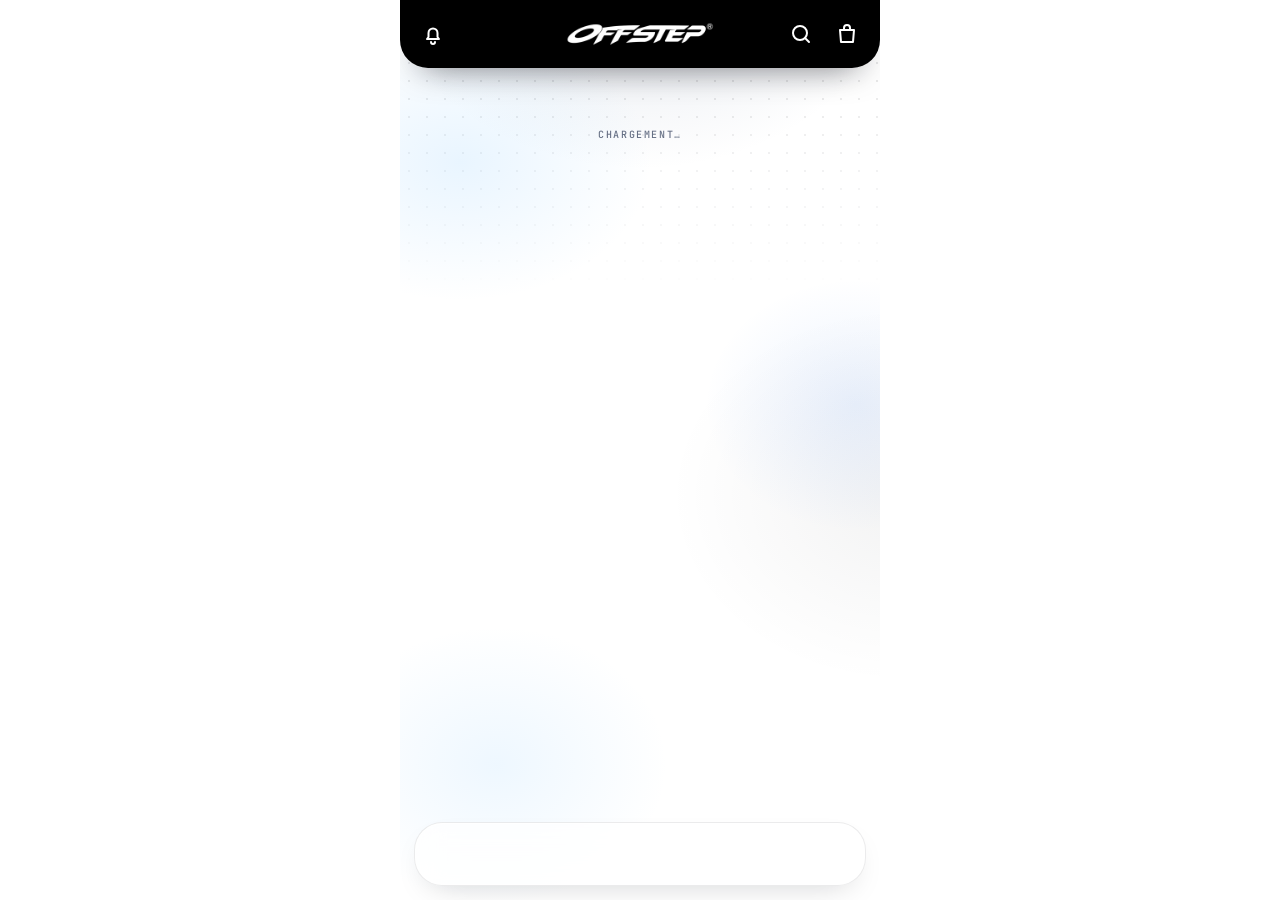
<file: index.html>
<!doctype html>
<html lang="fr">
<head>
<meta charset="utf-8">
<meta name="viewport" content="width=device-width, initial-scale=1, viewport-fit=cover">
<meta name="theme-color" content="#000000">
<title>OFFSTEP</title>
<link rel="manifest" href="./manifest.webmanifest">
<link rel="icon" href="./icon-192.png">
<link rel="apple-touch-icon" href="./icon-192.png">
<link rel="preconnect" href="https://fonts.googleapis.com">
<link href="https://fonts.googleapis.com/css2?family=Space+Grotesk:wght@500;600;700&family=JetBrains+Mono:wght@500&display=swap" rel="stylesheet">
<link rel="stylesheet" href="./style.css">
</head>
<body>
<div class="app">
  <header class="hdr"><span class="hdr-s"><a class="ib" href="#/notifications" aria-label="Notifications"><svg width="24" height="24" viewBox="0 0 24 24" fill="none" stroke="currentColor" stroke-width="2" stroke-linecap="round" stroke-linejoin="round" aria-hidden="true"><path d="M6 17h12l-1.5-2V11a4.5 4.5 0 00-9 0v4z"/><path d="M10 20a2 2 0 004 0"/></svg><span class="cbadge" id="notifBadge" hidden>0</span></a></span><a class="logo" href="#/accueil" aria-label="OFFSTEP, accueil"><img src="./logo.png" alt="OFFSTEP" width="153" height="26"></a><div class="hdr-r"><a class="ib" href="#/catalogue" aria-label="Rechercher"><svg width="24" height="24" viewBox="0 0 24 24" fill="none" stroke="currentColor" stroke-width="2" stroke-linecap="round" stroke-linejoin="round" aria-hidden="true"><circle cx="11" cy="11" r="7"/><path d="M20 20l-4-4"/></svg></a><a class="ib" href="#/panier" aria-label="Panier"><svg width="24" height="24" viewBox="0 0 24 24" fill="none" stroke="currentColor" stroke-width="2" stroke-linecap="round" stroke-linejoin="round" aria-hidden="true"><path d="M5 8h14l-1 12H6z"/><path d="M9 8V6a3 3 0 016 0v2"/></svg><span class="cbadge" id="cartBadge" hidden>0</span></a></div></header>
  <main id="view"><div class="loading mono">Chargement…</div></main>
</div>
<nav id="nav" class="nav glass" hidden></nav>
<div id="toast" role="status"></div>
<script type="module" src="./fx.js"></script>
<script type="module" src="./main.js"></script>
</body>
</html>
</file>
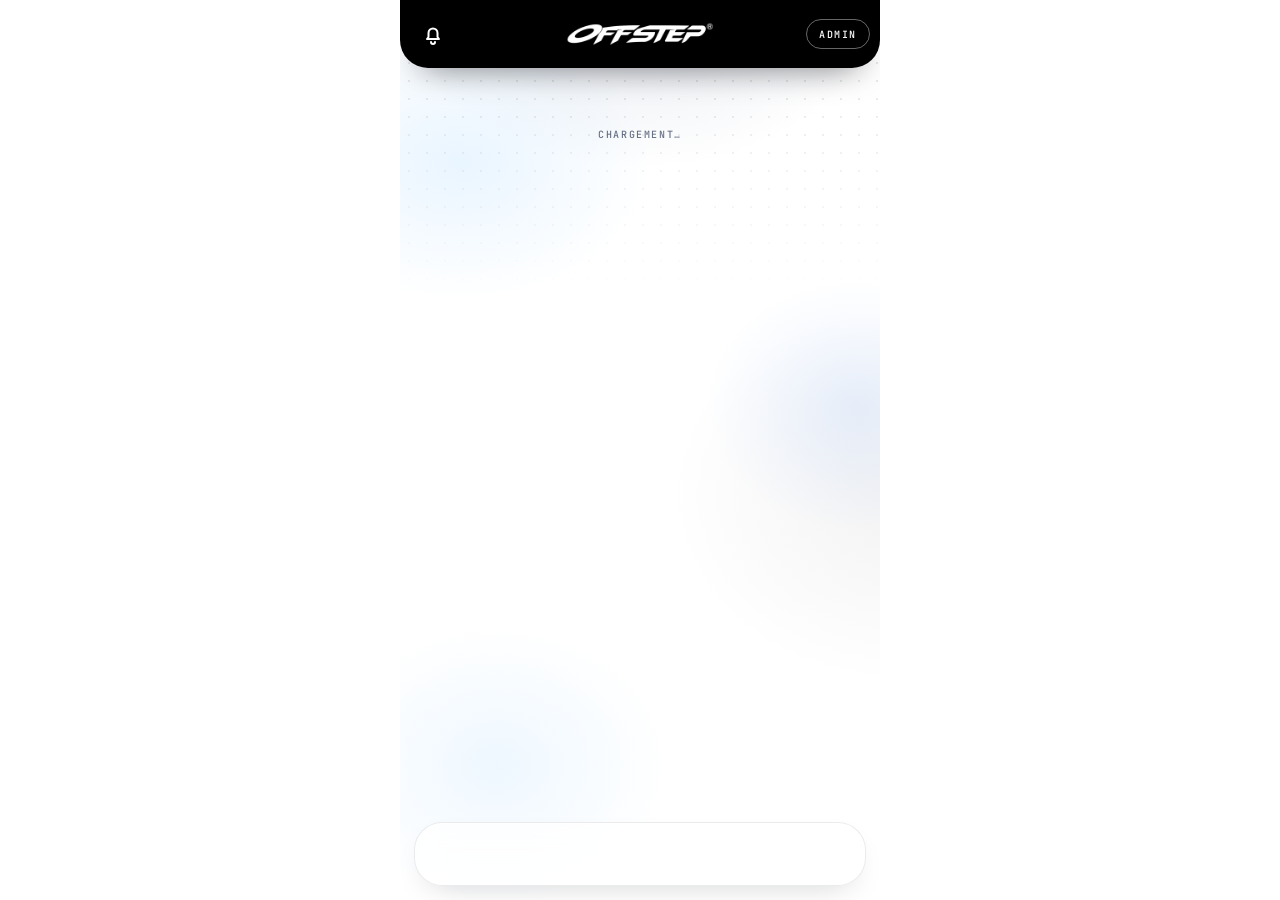
<file: admin.html>
<!doctype html>
<html lang="fr">
<head>
<meta charset="utf-8">
<meta name="viewport" content="width=device-width, initial-scale=1, viewport-fit=cover">
<meta name="theme-color" content="#000000">
<title>OFFSTEP · Administration</title>
<link rel="manifest" href="./manifest.webmanifest">
<link rel="icon" href="./icon-192.png">
<link rel="apple-touch-icon" href="./icon-192.png">
<link rel="preconnect" href="https://fonts.googleapis.com">
<link href="https://fonts.googleapis.com/css2?family=Space+Grotesk:wght@500;600;700&family=JetBrains+Mono:wght@500&display=swap" rel="stylesheet">
<link rel="stylesheet" href="./style.css">
</head>
<body>
<div class="app">
  <header class="hdr"><span class="hdr-s"><a class="ib" href="#/notifications" aria-label="Notifications"><svg width="24" height="24" viewBox="0 0 24 24" fill="none" stroke="currentColor" stroke-width="2" stroke-linecap="round" stroke-linejoin="round" aria-hidden="true"><path d="M6 17h12l-1.5-2V11a4.5 4.5 0 00-9 0v4z"/><path d="M10 20a2 2 0 004 0"/></svg><span class="cbadge" id="notifBadge" hidden>0</span></a></span><span class="logo"><img src="./logo.png" alt="OFFSTEP" width="153" height="26"></span><div class="hdr-r"><span class="pill">Admin</span></div></header>
  <main id="view"><div class="loading mono">Chargement…</div></main>
</div>
<nav id="nav" class="nav glass" hidden></nav>
<div id="toast" role="status"></div>
<script type="module" src="./fx.js"></script>
<script type="module" src="./admin.js"></script>
</body>
</html>
</file>
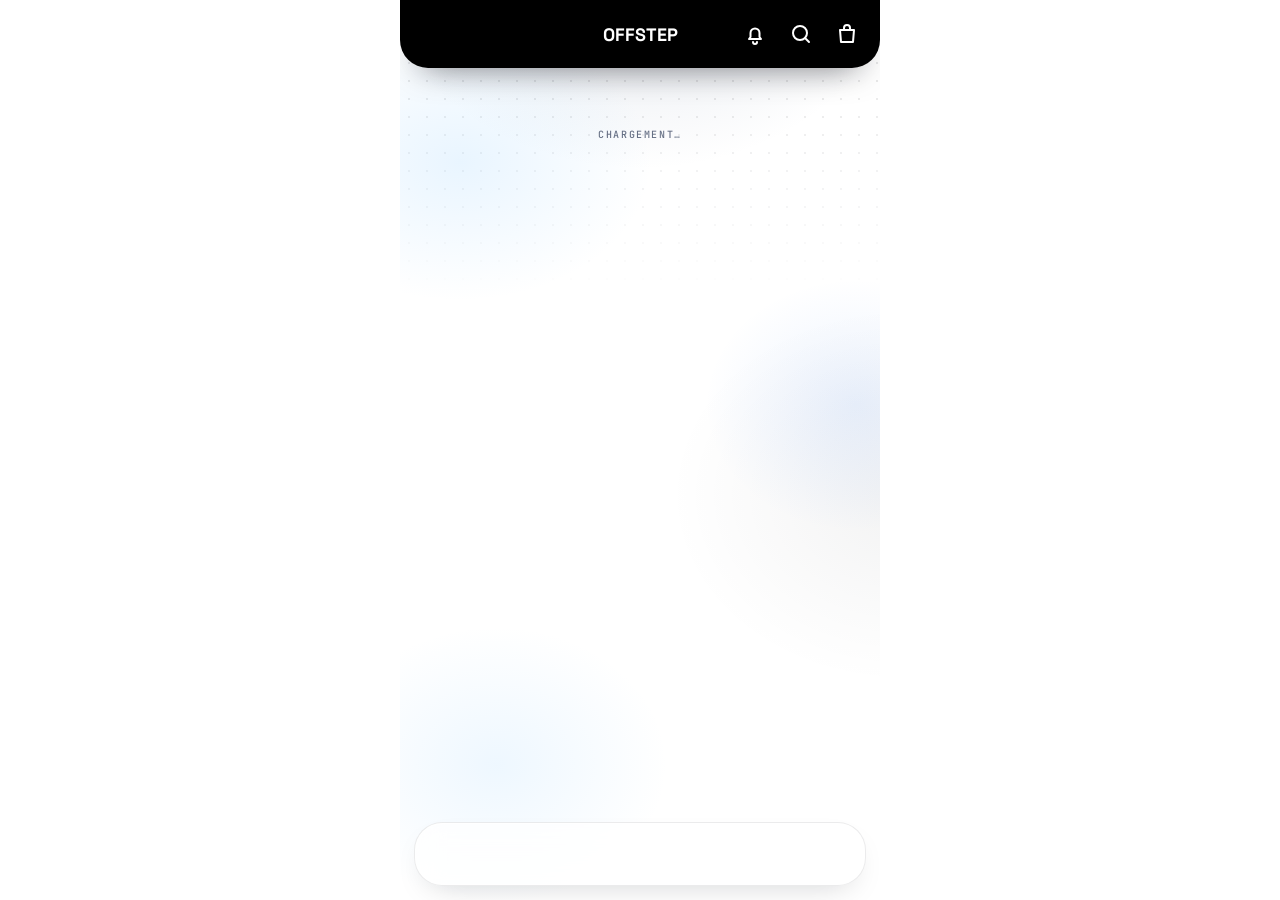
<file: index (1).html>
<!doctype html>
<html lang="fr">
<head>
<meta charset="utf-8">
<meta name="viewport" content="width=device-width, initial-scale=1, viewport-fit=cover">
<meta name="theme-color" content="#0A0C14">
<title>OFFSTEP</title>
<link rel="manifest" href="./manifest.webmanifest">
<link rel="icon" href="./icon-192.png">
<link rel="apple-touch-icon" href="./icon-192.png">
<link rel="preconnect" href="https://fonts.googleapis.com">
<link href="https://fonts.googleapis.com/css2?family=Space+Grotesk:wght@500;600;700&family=JetBrains+Mono:wght@500&display=swap" rel="stylesheet">
<link rel="stylesheet" href="./style.css">
</head>
<body>
<div class="app">
  <header class="hdr"><span class="hdr-s"></span><a class="logo" href="#/accueil" aria-label="OFFSTEP, accueil">OFFSTEP</a><div class="hdr-r"><a class="ib" href="#/notifications" aria-label="Notifications"><svg width="24" height="24" viewBox="0 0 24 24" fill="none" stroke="currentColor" stroke-width="2" stroke-linecap="round" stroke-linejoin="round" aria-hidden="true"><path d="M6 17h12l-1.5-2V11a4.5 4.5 0 00-9 0v4z"/><path d="M10 20a2 2 0 004 0"/></svg><span class="cbadge" id="notifBadge" hidden>0</span></a><a class="ib" href="#/catalogue" aria-label="Rechercher"><svg width="24" height="24" viewBox="0 0 24 24" fill="none" stroke="currentColor" stroke-width="2" stroke-linecap="round" stroke-linejoin="round" aria-hidden="true"><circle cx="11" cy="11" r="7"/><path d="M20 20l-4-4"/></svg></a><a class="ib" href="#/panier" aria-label="Panier"><svg width="24" height="24" viewBox="0 0 24 24" fill="none" stroke="currentColor" stroke-width="2" stroke-linecap="round" stroke-linejoin="round" aria-hidden="true"><path d="M5 8h14l-1 12H6z"/><path d="M9 8V6a3 3 0 016 0v2"/></svg><span class="cbadge" id="cartBadge" hidden>0</span></a></div></header>
  <main id="view"><div class="loading mono">Chargement…</div></main>
</div>
<nav id="nav" class="nav glass" hidden></nav>
<div id="toast" role="status"></div>
<script type="module" src="./fx.js"></script>
<script type="module" src="./main.js"></script>
</body>
</html>
</file>
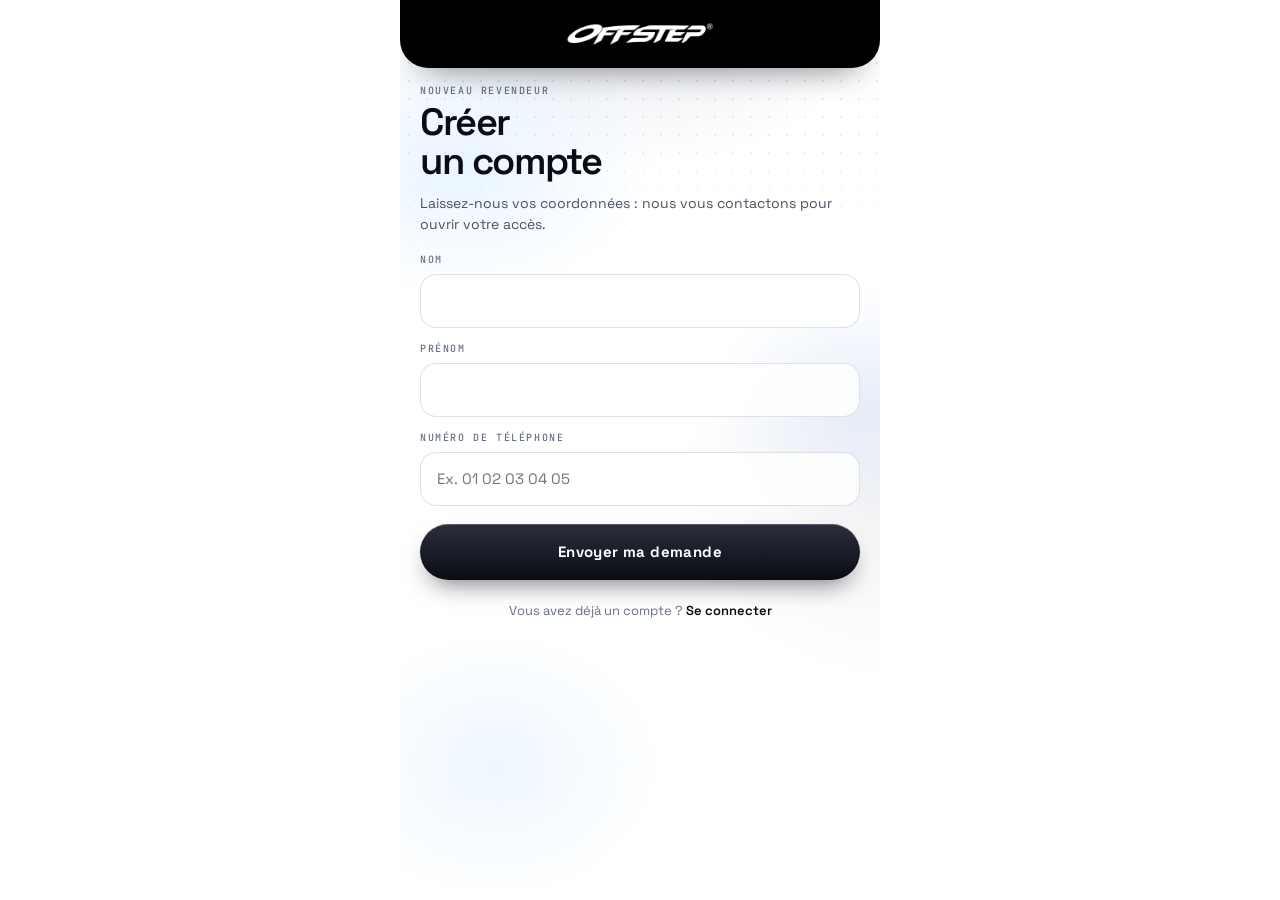
<file: inscription.html>
<!doctype html>
<html lang="fr">
<head>
<meta charset="utf-8">
<meta name="viewport" content="width=device-width, initial-scale=1, viewport-fit=cover">
<meta name="theme-color" content="#000000">
<title>Créer un compte · OFFSTEP</title>
<link rel="icon" href="./icon-192.png">
<link rel="preconnect" href="https://fonts.googleapis.com">
<link href="https://fonts.googleapis.com/css2?family=Space+Grotesk:wght@500;600;700&family=JetBrains+Mono:wght@500&display=swap" rel="stylesheet">
<link rel="stylesheet" href="./style.css">
</head>
<body>
<div class="app">
  <header class="hdr"><span class="hdr-s"></span><a class="logo" href="./index.html" aria-label="OFFSTEP"><img src="./logo.png" alt="OFFSTEP" width="153" height="26"></a><div class="hdr-r"></div></header>
  <main class="pad" id="main">
    <div class="mono" style="margin-top:8px">Nouveau revendeur</div>
    <h1 class="h1" style="margin-top:6px">Créer<br>un compte</h1>
    <p style="color:#4A5160;font-size:14px;line-height:1.5;margin:12px 0 0">Laissez-nous vos coordonnées : nous vous contactons pour ouvrir votre accès.</p>
    <form id="f" novalidate autocomplete="on" style="margin-top:10px">
      <label class="mono" for="nom" style="display:block;margin-top:18px">Nom</label>
      <input class="inp" id="nom" name="family-name" autocomplete="family-name" maxlength="60" required>
      <div class="err" id="e_nom" role="alert"></div>
      <label class="mono" for="prenom" style="display:block;margin-top:14px">Prénom</label>
      <input class="inp" id="prenom" name="given-name" autocomplete="given-name" maxlength="60" required>
      <div class="err" id="e_prenom" role="alert"></div>
      <label class="mono" for="phone" style="display:block;margin-top:14px">Numéro de téléphone</label>
      <input class="inp" id="phone" name="tel" type="tel" inputmode="tel" autocomplete="tel" placeholder="Ex. 01 02 03 04 05" maxlength="24" required>
      <div class="err" id="e_phone" role="alert"></div>
      <input id="site" name="site" tabindex="-1" autocomplete="off" aria-hidden="true" style="position:absolute;left:-9999px;opacity:0;height:0;width:0">
      <div class="err" id="e_form" role="alert" style="margin-top:12px"></div>
      <button class="btn" id="go" type="submit" style="width:100%;margin-top:18px">Envoyer ma demande</button>
    </form>
    <div id="ok" class="glass" hidden style="padding:22px;margin-top:22px;text-align:center">
      <div style="font-size:22px;font-weight:700;letter-spacing:-.6px">Merci !</div>
      <p style="color:#4A5160;font-size:14px;line-height:1.5;margin:10px 0 0">Votre demande est bien reçue. Nous vous contactons très vite sur le numéro indiqué.</p>
      <a class="btn2" style="display:flex;align-items:center;justify-content:center;margin-top:16px" href="./index.html">Retour</a>
    </div>
    <p style="margin-top:22px;font-size:13px;color:#667085;text-align:center">Vous avez déjà un compte ? <a href="./index.html" style="color:#0A0C14;font-weight:600">Se connecter</a></p>
  </main>
</div>
<style>.err{color:#B42318;font-size:13px;margin-top:6px;min-height:0}.err:empty{display:none}.inp[aria-invalid="true"]{border-color:#B42318}</style>
<script type="module">
import { createClient } from 'https://esm.sh/@supabase/supabase-js@2.45.4';
import { SUPABASE_URL, SUPABASE_ANON_KEY } from './config.js';
import { validateSignup, friendlyError } from './lib.js';
const sb = createClient(SUPABASE_URL, SUPABASE_ANON_KEY, { auth: { persistSession: false, autoRefreshToken: false, detectSessionInUrl: false } });
const $ = (id) => document.getElementById(id);
let busy = false;
$('f').addEventListener('submit', async (e) => {
  e.preventDefault();
  if (busy) return;
  const v = validateSignup({ nom: $('nom').value, prenom: $('prenom').value, phone: $('phone').value });
  for (const k of ['nom', 'prenom', 'phone']) { $('e_' + k).textContent = v.errors[k] || ''; $(k).setAttribute('aria-invalid', v.errors[k] ? 'true' : 'false'); }
  $('e_form').textContent = '';
  if (!v.ok) { const first = ['nom', 'prenom', 'phone'].find((k) => v.errors[k]); $(first).focus(); return; }
  if ($('site').value) { $('f').hidden = true; $('ok').hidden = false; return; } // champ piège rempli par les robots : on ne fait rien
  busy = true; $('go').disabled = true; $('go').textContent = 'Envoi…';
  try {
    const r = await sb.rpc('request_signup', { p_nom: v.nom, p_prenom: v.prenom, p_phone: v.phone });
    if (r.error) throw r.error;
    $('f').hidden = true; $('ok').hidden = false; window.scrollTo({ top: 0 });
  } catch (err) {
    $('e_form').textContent = friendlyError(err && err.message ? err.message : String(err));
    busy = false; $('go').disabled = false; $('go').textContent = 'Envoyer ma demande';
  }
});
</script>
</body>
</html>
</file>
<file: style.css>
body{margin:0}
*{box-sizing:border-box}
button,input{font-family:inherit}
button{cursor:pointer}
button:disabled{cursor:not-allowed}
.app{position:relative;overflow-x:hidden;isolation:isolate;width:100%;max-width:480px;margin:0 auto;min-height:100vh;padding-bottom:110px;color:#0A0C14;font-family:'Space Grotesk',system-ui,sans-serif;background:radial-gradient(90% 40% at 50% -6%,rgba(112,134,168,.22),rgba(255,255,255,0) 62%),radial-gradient(70% 30% at 105% 55%,rgba(10,12,20,.05),rgba(255,255,255,0) 70%),#fff}
.app::before{content:"";position:absolute;left:0;right:0;top:0;height:300px;z-index:-1;background-image:radial-gradient(rgba(10,12,20,.12) 1px,transparent 1.3px);background-size:18px 18px;-webkit-mask-image:linear-gradient(#000,transparent);mask-image:linear-gradient(#000,transparent)}
.mono{font-family:'JetBrains Mono',ui-monospace,monospace;font-size:10px;font-weight:500;letter-spacing:1.6px;text-transform:uppercase;color:#667085}
.hdr{position:relative;height:68px;display:flex;align-items:center;justify-content:center}
.logo{font-size:18px;font-weight:700;letter-spacing:6px;padding-left:6px}
.back{position:absolute;left:14px;top:12px;width:44px;height:44px;border-radius:50%;border:1px solid rgba(10,12,20,.10);background:rgba(255,255,255,.75);backdrop-filter:blur(10px);-webkit-backdrop-filter:blur(10px);display:flex;align-items:center;justify-content:center;color:#0A0C14}
.h1{font-size:36px;font-weight:600;letter-spacing:-1.2px;line-height:1.02;margin:0}
.glass{background:rgba(255,255,255,.74);border:1px solid rgba(10,12,20,.08);border-radius:22px;backdrop-filter:blur(14px);-webkit-backdrop-filter:blur(14px);box-shadow:inset 0 1px 0 rgba(255,255,255,.9),0 12px 32px -16px rgba(10,12,20,.22)}
.ph{background:linear-gradient(145deg,#F4F6FA,#E3E7EE);border:1px solid rgba(10,12,20,.06);display:flex;align-items:center;justify-content:center;color:#667085;font-family:'JetBrains Mono',monospace;font-size:10px;letter-spacing:1.2px;text-transform:uppercase}
.btn{width:100%;height:56px;border:0;border-radius:999px;background:linear-gradient(180deg,#2B2F3B,#0A0C14);color:#fff;font-size:15px;font-weight:700;letter-spacing:.4px;box-shadow:0 12px 26px -10px rgba(10,12,20,.6),inset 0 1px 0 rgba(255,255,255,.22)}
.btn:disabled{background:#D6D9E0;box-shadow:none}
.btn2{width:100%;height:52px;border-radius:999px;border:1px solid rgba(10,12,20,.16);background:rgba(255,255,255,.8);color:#0A0C14;font-size:14px;font-weight:600}
.chip{height:40px;padding:0 16px;border-radius:999px;border:1px solid rgba(10,12,20,.12);background:rgba(255,255,255,.75);color:#0A0C14;font-size:13px;font-weight:600}
.chip.on{background:linear-gradient(180deg,#2B2F3B,#0A0C14);color:#fff;border-color:#0A0C14}
.chip.big{height:54px;border-radius:18px;font-size:14px}
.opt{width:100%;display:flex;align-items:center;justify-content:space-between;gap:14px;text-align:left;color:#0A0C14;border:1px solid rgba(10,12,20,.10);background:rgba(255,255,255,.74);border-radius:20px;padding:12px 18px;min-height:68px}
.opt[aria-checked="true"]{border-color:#0A0C14;box-shadow:0 0 0 4px rgba(10,12,20,.06),0 12px 28px -14px rgba(10,12,20,.35)}
.rad{width:22px;height:22px;border-radius:50%;border:1.5px solid #AEB3BF;display:flex;align-items:center;justify-content:center;flex:none}
.dot{width:10px;height:10px;border-radius:50%;background:transparent}
.opt[aria-checked="true"] .rad,.box.sel .box-h .rad{border-color:#0A0C14}
.opt[aria-checked="true"] .dot,.box.sel .box-h .dot{background:#0A0C14}
.box{border:1px solid rgba(10,12,20,.10);background:rgba(255,255,255,.74);border-radius:22px;overflow:hidden}
.box.sel{border-color:#0A0C14;box-shadow:0 0 0 4px rgba(10,12,20,.06),0 14px 30px -14px rgba(10,12,20,.35)}
.box .opt{border:0;background:transparent;border-radius:0;box-shadow:none}
.t1{display:block;font-size:15px;font-weight:600}
.t2{display:block;font-size:13px;color:#667085;margin-top:2px;line-height:1.4}
.inp{width:100%;height:54px;border:1px solid rgba(10,12,20,.12);border-radius:16px;padding:0 16px;font-size:15px;color:#0A0C14;background:rgba(255,255,255,.85)}
.bar{position:absolute;left:12px;right:12px;bottom:12px;padding:12px;border-radius:32px;background:rgba(255,255,255,.86);border:1px solid rgba(10,12,20,.08);backdrop-filter:blur(18px);-webkit-backdrop-filter:blur(18px);box-shadow:0 18px 40px -16px rgba(10,12,20,.35)}
.nav{position:absolute;left:16px;right:16px;bottom:14px;height:64px;border-radius:32px;display:flex;justify-content:space-around;align-items:center}
.nav button{border:0;background:transparent;min-width:56px;min-height:48px;display:flex;flex-direction:column;align-items:center;gap:3px;font-size:10px;font-weight:600;color:#667085}
.nav button.on{color:#0A0C14;font-weight:700}
.steps{display:flex;gap:6px;margin:6px 22px 0}
.steps i{flex:1;height:3px;border-radius:2px;background:rgba(10,12,20,.12)}
.steps i.on{background:#0A0C14}
.sb{width:44px;height:44px;border-radius:50%;border:1px solid rgba(10,12,20,.14);background:rgba(255,255,255,.85);font-size:20px;color:#0A0C14}
.srow{display:flex;justify-content:space-between;padding:12px 0;font-size:14px;border-top:1px solid rgba(10,12,20,.07)}
.srow:first-child{border-top:0}
.srow span{color:#667085}
.srow b{font-weight:700}
.note{display:flex;gap:10px;font-size:13px;line-height:1.45;color:#3B4150}

html{-webkit-text-size-adjust:100%}
a{color:inherit;text-decoration:none}
.app::before{max-width:480px}
.bar{position:fixed;left:50%;transform:translateX(-50%);width:calc(100% - 24px);max-width:456px}
.nav{position:fixed;left:50%;transform:translateX(-50%);width:calc(100% - 28px);max-width:452px;z-index:5}
.nav a{min-width:56px;min-height:48px;display:flex;flex-direction:column;align-items:center;justify-content:center;gap:3px;font-size:10px;font-weight:600;color:#667085;position:relative}
.nav a.on{color:#0A0C14;font-weight:700}
.nav .badge{position:absolute;top:0;right:8px;min-width:18px;height:18px;border-radius:9px;background:#0A0C14;color:#fff;font-size:10px;font-weight:700;display:flex;align-items:center;justify-content:center;padding:0 5px}
.pad{padding:8px 20px 24px}
.loading{padding:60px 20px;text-align:center}
.grid2{display:grid;grid-template-columns:1fr 1fr;gap:12px}
.card{padding:10px;border-radius:24px}
.card img,.ph img{width:100%;height:100%;object-fit:contain;background:#fff;border-radius:inherit;display:block}
.ph.fit img{height:auto;max-height:460px}
.dot-c{width:16px;height:16px;border-radius:50%;display:inline-block;border:1px solid rgba(10,12,20,.28);flex:none}
.ph{overflow:hidden}
.row{display:flex;align-items:center;justify-content:space-between;gap:12px}
.stack{display:flex;flex-direction:column;gap:10px}
.sec{font-size:22px;font-weight:600;letter-spacing:-.4px;margin:28px 0 10px}
.chips{display:flex;gap:8px;overflow-x:auto;padding:4px 0 8px;-webkit-overflow-scrolling:touch}
.chips .chip{flex:none}
.sw{width:44px;height:44px;border:0;background:transparent;padding:0;display:inline-flex;align-items:center;justify-content:center}
.sw i{width:28px;height:28px;border-radius:50%;border:1px solid rgba(10,12,20,.15);display:block}
.sw[aria-pressed="true"] i{box-shadow:0 0 0 2px #fff,0 0 0 3.5px #0A0C14}
.chip[aria-pressed="true"]{background:linear-gradient(180deg,#2B2F3B,#0A0C14);color:#fff;border-color:#0A0C14}
label.mono{display:block;margin:18px 0 8px}
.err{color:#B42318;font-size:13px;margin-top:8px}
#toast{position:fixed;left:50%;bottom:96px;transform:translateX(-50%);background:#0A0C14;color:#fff;padding:12px 18px;border-radius:14px;font-size:14px;max-width:90%;z-index:20;display:none}
.tag{display:inline-block;padding:4px 10px;border-radius:999px;border:1px solid rgba(10,12,20,.18);font-size:11px;font-weight:600;color:#3B4150}
.tag.dark{background:#0A0C14;color:#fff;border-color:#0A0C14}
.kv{display:flex;justify-content:space-between;gap:12px;padding:12px 0;font-size:14px;border-top:1px solid rgba(10,12,20,.07)}
.kv:first-child{border-top:0}
.kv span{color:#667085}
.kv b{text-align:right}
.btn:disabled{background:#D6D9E0;box-shadow:none}
.hdr{height:68px}
.stepper{display:flex;align-items:center}
.stepper b{min-width:30px;text-align:center}
input[type=file]{display:none}
.drop{width:100%;min-height:104px;border:1.5px dashed #9AA0AE;border-radius:20px;background:rgba(246,248,251,.8);color:#0A0C14;display:flex;flex-direction:column;align-items:center;justify-content:center;gap:8px;font-size:14px;font-weight:600;text-align:center;padding:12px}

/* ===== LOT A : look moderne, effet « lac », photos, galerie ===== */
:root{--aq1:#7CC4FF;--aq2:#3B82F6;--aqg:linear-gradient(135deg,#7CC4FF,#3B82F6)}
:focus-visible{outline:3px solid var(--aq2);outline-offset:2px}
.h1{font-size:38px;letter-spacing:-1.4px}
.glass{border-radius:28px}
.card{border-radius:28px;padding:12px;display:block}
.grid2{row-gap:26px}
.btn,.btn2,.chip,.sb,.card{position:relative}
.chip[aria-pressed="true"],.chip.on{background:var(--aqg);color:#0A0C14;border-color:transparent;box-shadow:0 8px 20px -10px rgba(59,130,246,.7)}
.opt[aria-checked="true"],.box.sel{border-color:var(--aq2);box-shadow:0 0 0 4px rgba(124,196,255,.28),0 12px 28px -14px rgba(59,130,246,.45)}
.nav a.on::after{content:"";position:absolute;bottom:-3px;width:18px;height:3px;border-radius:3px;background:var(--aqg)}
.steps i.on{background:var(--aqg)}
.dot-c{border:1.5px solid rgba(10,12,20,.38);box-shadow:inset 0 0 0 1px rgba(255,255,255,.55)}
.chips{padding-bottom:12px}

/* Photos : cadre plein sans rognage (fond = même photo floutée, premier plan = photo entière) */
.ph-fill{position:relative;overflow:hidden;background:#E9EDF3}
.ph-fill .pf-bg{position:absolute;inset:0;width:100%;height:100%;object-fit:cover;filter:blur(18px) saturate(1.15);transform:scale(1.25);opacity:.95;border-radius:0}
.ph-fill .pf-fg{position:relative;width:100%;height:100%;object-fit:contain;background:transparent;border-radius:0}

/* Galerie horizontale */
.gal-wrap{position:relative}
.gal{display:flex;gap:10px;overflow-x:auto;scroll-snap-type:x mandatory;padding:6px 6% 12px;margin:0 -20px;position:relative;scrollbar-width:none;-webkit-overflow-scrolling:touch}
.gal::-webkit-scrollbar{display:none}
.slide{flex:0 0 88%;scroll-snap-align:center;margin:0;transform:scale(.93);opacity:.6;transition:transform .35s ease,opacity .35s ease;cursor:zoom-in}
.slide.cur{transform:none;opacity:1}
.slide .ph{border-radius:28px}
.dots{display:flex;justify-content:center;gap:6px;margin-top:2px}
.dots i{width:7px;height:7px;border-radius:4px;background:rgba(10,12,20,.18);transition:opacity .3s}
.dots i.on{width:20px;background:var(--aqg)}
.gal-arrow{display:none}
@media (hover:hover) and (pointer:fine){.gal-arrow{display:flex;position:absolute;top:40%;width:44px;height:44px;border-radius:50%;border:1px solid rgba(10,12,20,.1);background:rgba(255,255,255,.88);align-items:center;justify-content:center;font-size:24px;z-index:2}.gal-arrow.prev{left:0}.gal-arrow.next{right:0}}

/* Plein écran */
.lb{position:fixed;inset:0;z-index:50;background:rgba(5,7,12,.95);display:flex;flex-direction:column}
.lb-track{flex:1;display:flex;overflow-x:auto;scroll-snap-type:x mandatory;scrollbar-width:none}
.lb-track::-webkit-scrollbar{display:none}
.lb-track.zoomed{overflow:hidden}
.lb-s{flex:0 0 100%;scroll-snap-align:center;display:flex;align-items:center;justify-content:center;overflow:hidden}
.lb-s img{max-width:100%;max-height:100%;touch-action:pan-x;user-select:none;-webkit-user-select:none}
.zoomed .lb-s img{touch-action:none}
.lb-x{position:absolute;top:calc(env(safe-area-inset-top,0px) + 10px);right:12px;z-index:2;width:48px;height:48px;border-radius:50%;border:0;background:rgba(255,255,255,.18);color:#fff;font-size:28px}
.lb-n{position:absolute;bottom:calc(env(safe-area-inset-bottom,0px) + 14px);left:0;right:0;text-align:center;color:#fff;font:500 12px 'JetBrains Mono',monospace;pointer-events:none}

/* Effet « lac » : seuls transform et opacity bougent ; 12 éléments au plus (voir fx.js) */
@keyframes fl{0%,100%{transform:translateY(2px)}50%{transform:translateY(-3px)}}
@keyframes fls{0%,100%{transform:scaleX(1);opacity:.5}50%{transform:scaleX(.8);opacity:.26}}
@keyframes drift{to{transform:translate3d(8%,0,0)}}
@keyframes rp{to{transform:scale(1);opacity:0}}
.fl.in-view{animation:fl 6.5s ease-in-out infinite;animation-delay:calc(var(--i,0)*-.7s)}
.card::after,.gal-wrap::after{content:"";position:absolute;left:14%;right:14%;bottom:-13px;height:16px;border-radius:50%;background:radial-gradient(closest-side,rgba(10,12,20,.34),transparent);z-index:-1;pointer-events:none;opacity:.5}
.fl.in-view::after{animation:fls 6.5s ease-in-out infinite;animation-delay:calc(var(--i,0)*-.7s)}
@supports (-webkit-box-reflect:below 0){
  .pad>.btn,.pad>a.btn{-webkit-box-reflect:below 2px linear-gradient(transparent 72%,rgba(255,255,255,.28))}
}
.app::after{content:"";position:absolute;inset:0 -25%;z-index:-1;pointer-events:none;background:radial-gradient(38% 22% at 25% 18%,rgba(124,196,255,.17),transparent 70%),radial-gradient(30% 20% at 80% 45%,rgba(59,130,246,.10),transparent 70%),radial-gradient(34% 22% at 30% 85%,rgba(124,196,255,.13),transparent 70%);animation:drift 60s ease-in-out infinite alternate}
.rw{position:absolute;inset:0;border-radius:inherit;overflow:hidden;pointer-events:none}
.rw i{position:absolute;left:calc(var(--x) - var(--d)/2);top:calc(var(--y) - var(--d)/2);width:var(--d);height:var(--d);border-radius:50%;border:2px solid rgba(124,196,255,.85);transform:scale(.1);opacity:.9;animation:rp .8s ease-out forwards}
.rw i:nth-child(2){animation-delay:.12s}.rw i:nth-child(3){animation-delay:.24s}
.paused *,.paused *::before,.paused *::after{animation-play-state:paused!important}

/* Admin : envoi de photos */
.pbar{height:6px;border-radius:3px;background:rgba(10,12,20,.08);overflow:hidden;margin-top:10px}
.pbar i{display:block;height:100%;width:0;background:var(--aqg)}
select.inp{appearance:auto;padding:0 12px}

@media (prefers-reduced-motion:reduce){
  *,*::before,*::after{animation:none!important;transition:none!important;scroll-behavior:auto!important}
  .rw{display:none}
}

/* ===== LOT C : demande de photos ===== */
.ph-card{padding:10px}
.ph-open{display:block;width:100%;padding:0;border:0;background:none;border-radius:20px;text-align:left}
.pick{position:absolute;top:14px;right:14px;z-index:3;width:44px;height:44px;border:0;background:transparent;display:flex;align-items:center;justify-content:center;padding:0}
.pick i{width:26px;height:26px;border-radius:50%;border:2px solid #fff;background:rgba(10,12,20,.38);box-shadow:0 2px 8px rgba(10,12,20,.3);display:block}
.pick[aria-pressed="true"] i{background:var(--aqg)}
.pick[aria-pressed="true"] i::after{content:"✓";display:block;text-align:center;font-size:14px;line-height:22px;color:#0A0C14;font-weight:700}
.lb-share{position:absolute;bottom:calc(env(safe-area-inset-bottom,0px) + 44px);left:50%;transform:translateX(-50%);z-index:2;height:48px;padding:0 28px;border:0;border-radius:999px;background:var(--aqg);color:#0A0C14;font-size:15px;font-weight:700}

/* ===== CORRECTIF : la grille ne doit jamais dépasser l'écran ===== */
.grid2{grid-template-columns:repeat(2,minmax(0,1fr))}
.card{min-width:0}
.card .row{gap:8px;align-items:flex-start}
.card .row b{white-space:nowrap;flex:none}
.card .row .mono{flex:1;min-width:0}

/* ===== LOT D : accueil, en-tête avec panier, éditeur Vitrine ===== */
.hdr{justify-content:space-between;padding:0 10px}
.hdr-s,.hdr-r{width:92px;display:flex}
.hdr-r{justify-content:flex-end}
.logo{color:inherit;text-decoration:none}
.ib{position:relative;width:46px;height:46px;border-radius:50%;display:flex;align-items:center;justify-content:center;color:#0A0C14}
.cbadge{position:absolute;top:2px;right:0;min-width:18px;height:18px;padding:0 5px;border-radius:9px;background:#0A0C14;color:#fff;font:700 11px/18px 'Space Grotesk',sans-serif;text-align:center;box-sizing:border-box}
.cbadge[hidden]{display:none}
.home .hb{margin-top:22px}
.home .hb:first-child{margin-top:4px}
.hsec{display:flex;justify-content:space-between;align-items:center;margin:0 0 8px}
.hsec h2{margin:0;font-size:22px;letter-spacing:-.6px}
.hsec a{font-size:13px;font-weight:500;color:#0A0C14;min-height:44px;display:flex;align-items:center}
.hrow{display:flex;gap:12px;overflow-x:auto;scroll-snap-type:x proximity;margin:0 -20px;padding:4px 20px 22px;scrollbar-width:none}
.hrow::-webkit-scrollbar{display:none}
.hcard{flex:0 0 160px;scroll-snap-align:start;display:block}
.hcard .hn{display:block;font-size:14px;margin:10px 2px 0}
.hcard .mono{display:block;margin:4px 2px 0}
.hcard .hpx{margin:6px 2px 2px;font-weight:700;font-size:13px}
.hchips{padding-bottom:8px}
.hchip{flex:0 0 auto;min-height:56px;min-width:84px;padding:0 20px;border-radius:20px;background:#F1F3F7;border:1px solid rgba(10,12,20,.06);display:flex;align-items:center;justify-content:center;font-weight:600;font-size:14px;color:#0A0C14;position:relative}
.hs{position:relative;border-radius:28px;overflow:hidden;box-shadow:0 22px 40px -26px rgba(10,12,20,.5)}
.hs-track{display:flex;overflow-x:auto;scroll-snap-type:x mandatory;scrollbar-width:none}
.hs-track::-webkit-scrollbar{display:none}
.hs-slide{flex:0 0 100%;scroll-snap-align:start;position:relative;display:block;color:#fff}
.hs-ph{aspect-ratio:4/4.6;border-radius:0}
.hs-shade{position:absolute;inset:auto 0 0 0;height:62%;background:linear-gradient(transparent,rgba(5,7,12,.72));pointer-events:none}
.hs-txt{position:absolute;left:20px;right:20px;bottom:36px;color:#fff}
.hs-t{font-size:34px;line-height:1;font-weight:700;letter-spacing:-1.4px}
.hs-txt p{margin:8px 0 0;font-size:14px;line-height:1.4;opacity:.92}
.hs-btn{display:inline-flex;align-items:center;margin-top:14px;height:46px;padding:0 22px;border-radius:23px;background:#fff;color:#0A0C14;font-weight:600;font-size:15px}
.hs-dots{position:absolute;left:0;right:0;bottom:8px;display:flex;justify-content:center;gap:2px}
.hs-dot{width:24px;height:24px;border:0;background:none;padding:0;position:relative}
.hs-dot::after{content:"";position:absolute;left:50%;top:50%;width:7px;height:7px;margin:-3.5px 0 0 -3.5px;border-radius:4px;background:rgba(255,255,255,.55);transition:width .3s,margin .3s}
.hs-dot.on::after{width:22px;margin-left:-11px;background:var(--aqg)}
.hb-big{position:relative;display:block;border-radius:28px;overflow:hidden;color:#fff;margin-bottom:12px}
.hb-bigph{aspect-ratio:16/11;border-radius:0}
.hb-big .hs-txt{bottom:18px}
.hb-band{display:flex;align-items:center;justify-content:center;text-align:center;min-height:48px;padding:10px 18px;border-radius:24px;background:#0A0C14;color:#fff;font-size:13px;font-weight:500;border-bottom:3px solid var(--acc,#7CC4FF);box-sizing:border-box}
.hgrid{display:grid;grid-template-columns:repeat(2,minmax(0,1fr));gap:14px}
.hb-tile{display:block;color:#0A0C14;min-width:0}
.hcap{margin:8px 2px 0;display:block}
.sk{background:#EEF1F6;animation:skp 1.4s ease-in-out infinite}
@keyframes skp{50%{opacity:.5}}
.pk{display:flex;gap:10px;align-items:center;min-height:48px;padding:6px 4px;border-top:1px solid rgba(10,12,20,.07);font-size:14px}
.pk[hidden]{display:none}
.pk.off{opacity:.5}
.pk input{width:22px;height:22px;flex:none}
.vthumb{width:72px;height:72px;border-radius:16px;flex:none}

/* ===== LOT H : cloche, notifications, images de commande ===== */
.hdr-s,.hdr-r{width:138px}
.notif{display:block;padding:14px 16px;color:#0A0C14}
.notif.unread{border-left:4px solid var(--aq2)}
.notif.unread b::before{content:"";display:inline-block;width:8px;height:8px;border-radius:50%;background:var(--aqg);margin-right:8px}
.vis-t{border:0;background:none;padding:0;text-align:left;flex:0 0 auto;color:inherit}

/* ===== CORRECTIF : la page doit défiler jusqu'au bout (plus de zone de défilement imbriquée) ===== */
.app{overflow-x:clip}

/* ===== Photos : elles REMPLISSENT le cadre (plus de bandes floues) ===== */
.ph-fill .pf-fg{position:absolute;inset:0;width:100%;height:100%;object-fit:cover;object-position:50% 38%}
.hb-big .ph-fill{aspect-ratio:auto;display:block;min-height:0}
.hb-big .pf-fg{position:static;height:auto;max-height:min(70vh,560px);min-height:240px;object-fit:cover}
.slide .ph{aspect-ratio:4/5}

/* ===== Blocs animés ===== */
.js-anim .hb[data-anim]{opacity:0;transition:opacity .8s ease,transform .8s cubic-bezier(.2,.7,.2,1)}
.js-anim .hb[data-anim="slide"]{transform:translateY(32px)}
.js-anim .hb[data-anim="zoom"]{transform:scale(.92)}
.js-anim .hb[data-anim].in{opacity:1;transform:none}
.mq{display:block;overflow:hidden;border-radius:24px;background:#0A0C14;color:#fff;padding:15px 0;-webkit-mask-image:linear-gradient(90deg,transparent,#000 7%,#000 93%,transparent);mask-image:linear-gradient(90deg,transparent,#000 7%,#000 93%,transparent)}
.mq-t{display:flex;width:max-content;animation:mq var(--d,20s) linear infinite}
.mq-in{display:flex;align-items:center;flex:none;gap:26px;padding-right:26px;font-size:15px;font-weight:600;white-space:nowrap}
.mq-in i{font-style:normal;color:var(--aq1);font-size:12px}
@keyframes mq{to{transform:translateX(-50%)}}
.cd{position:relative;overflow:hidden;border-radius:28px;padding:22px 14px 18px;background:radial-gradient(120% 140% at 0% 0%,#1B2A4A,#0A0C14 62%);color:#fff;text-align:center}
.cd::before{content:"";position:absolute;left:-20%;right:-20%;top:-45%;height:80%;background:radial-gradient(closest-side,rgba(124,196,255,.35),transparent);pointer-events:none}
.cd-link{display:block;color:inherit}
.cd-t{position:relative;font-size:19px;font-weight:700;letter-spacing:-.5px;margin-bottom:14px}
.cd-g{position:relative;display:grid;grid-template-columns:repeat(4,minmax(0,1fr));gap:8px}
.cd-g[hidden]{display:none}
.cd-u{background:rgba(255,255,255,.08);border:1px solid rgba(255,255,255,.14);border-radius:18px;padding:12px 0 8px}
.cd-u b{display:block;font-size:30px;font-weight:700;font-variant-numeric:tabular-nums;letter-spacing:-1px}
.cd-u span{font:500 9px 'JetBrains Mono',monospace;letter-spacing:1.4px;text-transform:uppercase;opacity:.7}
.cd-u b.tick{animation:cdt .45s ease-out}
@keyframes cdt{0%{transform:translateY(-6px);opacity:.4}100%{transform:none;opacity:1}}
.cd-after{position:relative;font-size:16px;font-weight:600}
.cd-after[hidden]{display:none}
.cf{display:flex;gap:4px;overflow-x:auto;scroll-snap-type:x mandatory;margin:0 -20px;padding:10px 20% 28px;scrollbar-width:none}
.cf::-webkit-scrollbar{display:none}
.cf .hcard{flex:0 0 60%;scroll-snap-align:center;will-change:transform}
.cnt-g{display:grid;grid-template-columns:repeat(2,minmax(0,1fr));gap:12px}
.cnt{border-radius:24px;padding:20px 12px;background:#0A0C14;color:#fff;text-align:center;min-width:0}
.cnt b{display:block;font-size:36px;font-weight:700;letter-spacing:-1.4px;font-variant-numeric:tabular-nums;background:var(--aqg);-webkit-background-clip:text;background-clip:text;color:transparent}
.cnt span{display:block;margin-top:6px;font-size:13px;opacity:.85}
.hb-par{position:relative;display:block;height:360px;border-radius:28px;overflow:hidden;color:#fff}
.par-img{position:absolute;inset:0;overflow:hidden}
.par-img img{position:absolute;left:0;top:-14%;width:100%;height:128%;object-fit:cover;will-change:transform}
@media (prefers-reduced-motion:reduce){.mq{overflow-x:auto;-webkit-mask-image:none;mask-image:none}.mq-in[aria-hidden="true"]{display:none}}

/* ===== LOGO : en-tête noir avec le logo OFFSTEP ===== */
.hdr{box-sizing:border-box;background:#000;color:#fff;height:calc(68px + env(safe-area-inset-top,0px));padding-top:env(safe-area-inset-top,0px);border-radius:0 0 28px 28px;position:relative;z-index:6;box-shadow:0 18px 34px -22px rgba(10,12,20,.7)}
.hdr .logo{display:flex;align-items:center;padding:0;letter-spacing:0}
.hdr .logo img{display:block;height:26px;width:auto}
.hdr .ib{color:#fff}
.hdr .cbadge{background:#fff;color:#000}
.hdr .pill{display:inline-flex;align-items:center;height:30px;padding:0 12px;margin-left:10px;border:1px solid rgba(255,255,255,.4);border-radius:999px;font:500 10px 'JetBrains Mono',monospace;letter-spacing:1.6px;text-transform:uppercase;color:#fff}

/* ===== En-tête : logo parfaitement centré (cloche à gauche, recherche et panier à droite) ===== */
.hdr{display:grid;grid-template-columns:1fr auto 1fr;align-items:center;padding-left:10px;padding-right:10px}
.hdr-s,.hdr-r{width:auto;display:flex;align-items:center;min-width:0}
.hdr-s{justify-content:flex-start}
.hdr-r{justify-content:flex-end}
.hdr .pill{margin-left:0}

/* ===== FICHE PRODUIT : galerie qui remplit le cadre, infos claires ===== */
.pgw{margin-top:2px}
.pg{position:relative;border-radius:28px;overflow:hidden;background:#EEF1F6;box-shadow:0 24px 44px -28px rgba(10,12,20,.55)}
.pg-track{display:flex;overflow-x:auto;scroll-snap-type:x mandatory;scrollbar-width:none;-webkit-overflow-scrolling:touch}
.pg-track::-webkit-scrollbar{display:none}
.pg-s{flex:0 0 100%;scroll-snap-align:center;position:relative;aspect-ratio:var(--r,.8);margin:0;overflow:hidden;cursor:zoom-in;background:#EEF1F6}
.pg-s img{position:absolute;inset:0;width:100%;height:100%;object-fit:cover;object-position:50% 40%;display:block;border-radius:0}
.pg-s.fit img{object-fit:contain;object-position:50% 50%;z-index:1}
.pg-s.fit::before{content:"";position:absolute;inset:0;background:var(--u) center/cover;filter:blur(24px) saturate(1.1);transform:scale(1.25)}
.pg-count{position:absolute;top:12px;right:12px;z-index:3;padding:6px 12px;border-radius:999px;background:rgba(10,12,20,.55);color:#fff;font:500 11px 'JetBrains Mono',monospace;letter-spacing:1px;-webkit-backdrop-filter:blur(6px);backdrop-filter:blur(6px);pointer-events:none}
.pg-arrow{display:none}
@media (hover:hover) and (pointer:fine){.pg-arrow{display:flex;position:absolute;top:50%;margin-top:-22px;width:44px;height:44px;border-radius:50%;border:0;background:rgba(255,255,255,.9);align-items:center;justify-content:center;font-size:24px;z-index:3}.pg-arrow.prev{left:10px}.pg-arrow.next{right:10px}}
.pg-thumbs{display:flex;gap:8px;overflow-x:auto;padding:12px 2px 4px;scrollbar-width:none}
.pg-thumbs::-webkit-scrollbar{display:none}
.pg-t{flex:0 0 auto;width:60px;height:60px;border-radius:16px;overflow:hidden;border:2px solid transparent;padding:0;background:#EEF1F6;opacity:.65;transition:opacity .2s,border-color .2s}
.pg-t img{display:block;width:100%;height:100%;object-fit:cover}
.pg-t.on{border-color:var(--aq2);opacity:1}
.pi-tags{display:flex;gap:8px;flex-wrap:wrap;margin-top:16px}
.pi-tag{padding:5px 11px;border-radius:999px;background:#F1F3F7;font:500 10px 'JetBrains Mono',monospace;letter-spacing:1.2px;text-transform:uppercase;color:#4A5160}
.pi-h{display:flex;justify-content:space-between;align-items:flex-start;gap:12px;margin-top:12px}
.pi-n{font-size:28px;font-weight:700;letter-spacing:-1px;line-height:1.06}
.pi-p{font-size:22px;font-weight:700;letter-spacing:-.6px;white-space:nowrap;margin-top:2px}
.pi-d{color:#3B4150;font-size:14px;line-height:1.55;margin:12px 0 0}
.pi-l{font:500 11px 'JetBrains Mono',monospace;letter-spacing:1.6px;text-transform:uppercase;color:#4A5160;margin:22px 0 8px}
.pi-l b{color:#0A0C14;font-weight:600;letter-spacing:.6px}
.pi-sz{display:grid;grid-template-columns:repeat(4,minmax(0,1fr));gap:8px}
.pi-sz .chip.big{min-height:52px}

/* ===== Formulaire « Demande de photos » chic + erreurs de formulaire ===== */
.err{color:#B42318;font-size:13px;margin-top:6px}
.err:empty{display:none}
.pf-intro{color:#4A5160;font-size:14px;line-height:1.55;margin:12px 0 4px}
.pf-card{margin-top:16px;padding:18px 16px 16px;border-radius:28px;background:rgba(255,255,255,.86);border:1px solid rgba(10,12,20,.07);box-shadow:0 20px 36px -26px rgba(10,12,20,.45)}
.pf-h{display:flex;align-items:center;gap:12px;margin-bottom:14px}
.pf-n{display:inline-flex;align-items:center;justify-content:center;width:34px;height:34px;border-radius:50%;background:#0A0C14;color:#fff;font:500 11px 'JetBrains Mono',monospace;letter-spacing:.6px;flex:none}
.pf-h b{display:block;font-size:17px;letter-spacing:-.4px}
.pf-h small{display:block;margin-top:2px;font:500 10px 'JetBrains Mono',monospace;letter-spacing:1.4px;text-transform:uppercase;color:#667085}
.pf-sizes{display:grid;grid-template-columns:repeat(5,minmax(0,1fr));gap:8px}
.pf-size{min-height:52px;border-radius:18px;border:1px solid rgba(10,12,20,.1);background:#fff;font-size:16px;font-weight:600;color:#0A0C14;transition:transform .15s,box-shadow .2s}
.pf-size[aria-pressed="true"]{background:var(--aqg);border-color:transparent;box-shadow:0 12px 22px -12px rgba(59,130,246,.8);transform:translateY(-1px)}
.pf-chips{display:flex;flex-wrap:wrap;gap:8px}
.pf-bar{display:flex;align-items:center;gap:12px;padding:10px 10px 10px 18px;border-radius:30px}
.pf-sum{flex:1;min-width:0;font-size:13px;font-weight:600;line-height:1.3;color:#0A0C14}
.pf-bar .btn{flex:none;padding:0 24px}

/* ===== Informations obligatoires : tant qu'elles manquent, seul le formulaire est utilisable ===== */
.gated #nav{display:none!important}
.gated .hdr-s,.gated .hdr-r{visibility:hidden}
.pg-form{padding-bottom:120px}
</file>
